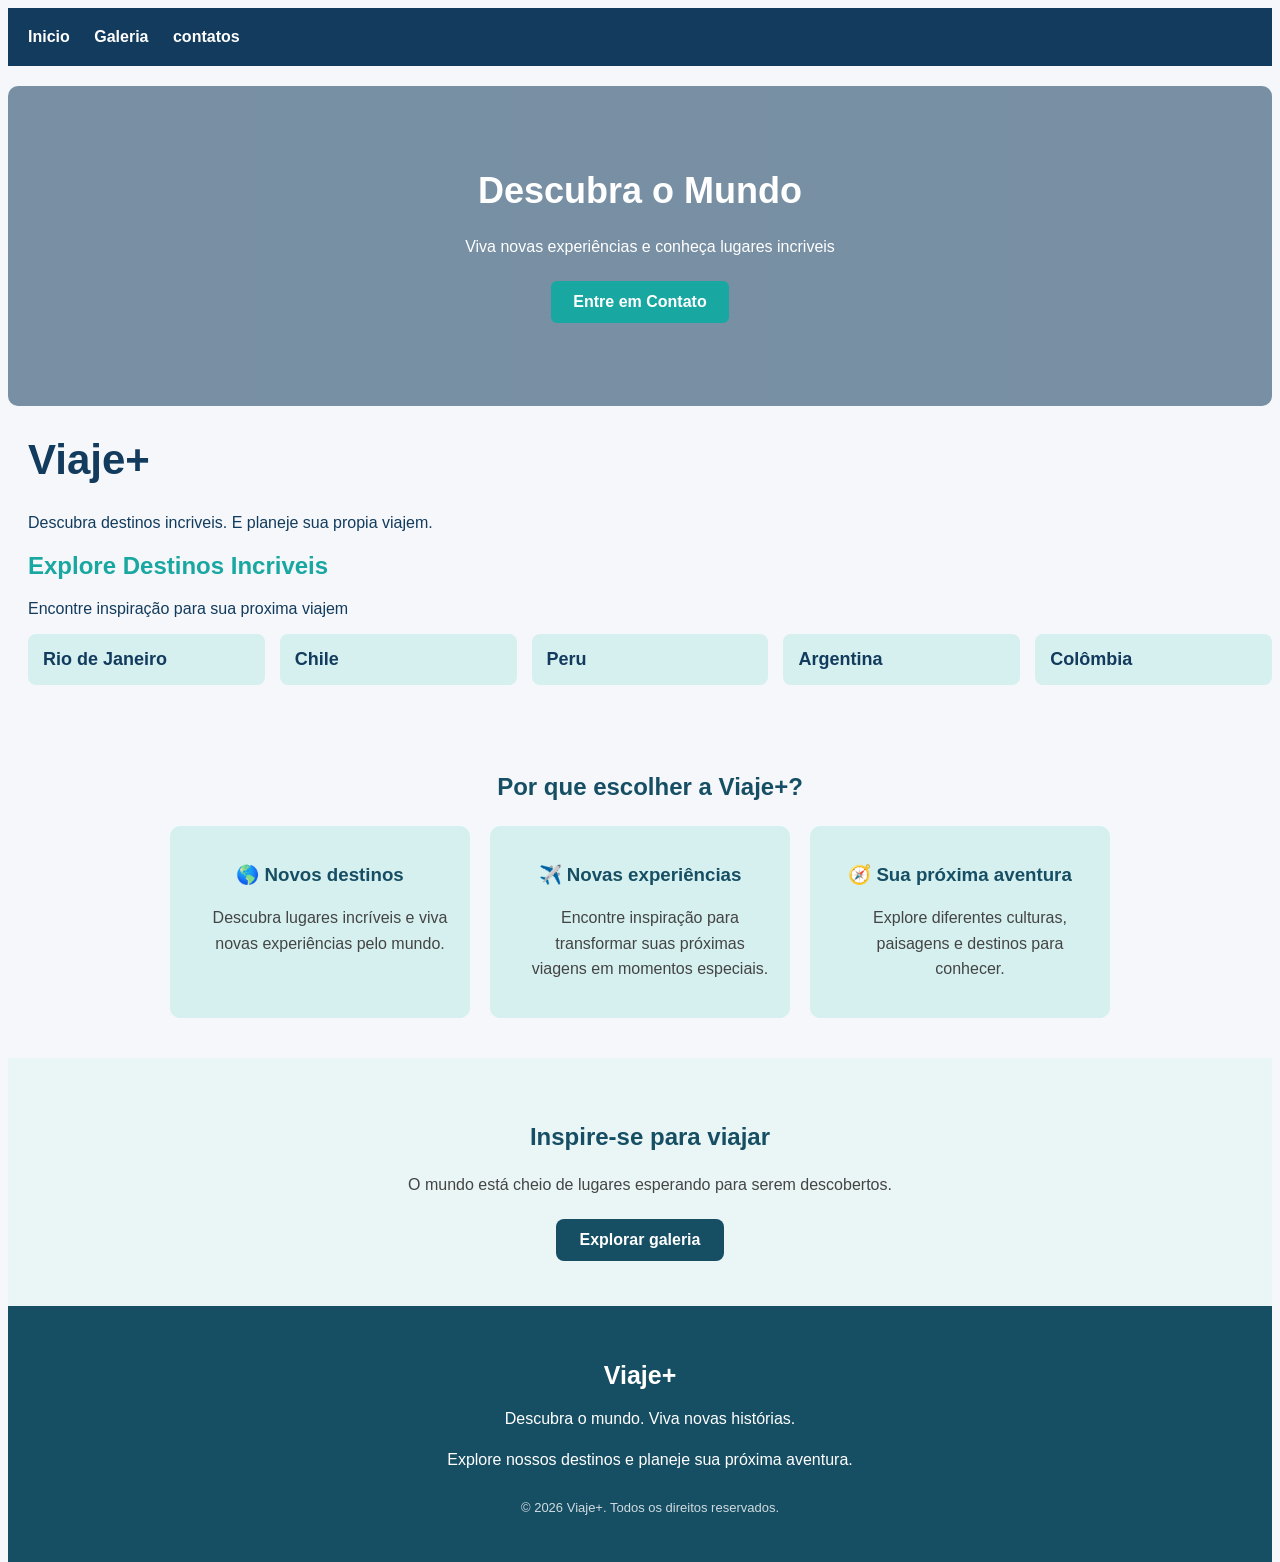
<file: index.html>
<!DOCTYPE html>
<html lang="pt-BR">
<head>
    <meta name="viewport" content="width=device-width, initial-scale=1.0">
    <link rel="stylesheet" href="style.css">
    <meta charset="UTF-8">
    <meta name="viewport" content="width=device-width, initial-scale=1.0">
    <title>Viaje+ | Descubra o Mundo</title>
</head>
<body>
    <nav>
        <a href="index.html">Inicio</a>
        <a href="Galeria.html">Galeria</a>
        <a href="contatos.html">contatos</a>
    </nav>
    <section class="banner">
        <h2>Descubra o Mundo</h2>

        <p>Viva novas experiências e conheça lugares incriveis</p>

        <a href="contatos.html" class="botao">
            Entre em Contato
        </a>
    </section>

    <h1>Viaje+</h1>
    
    <p> Descubra destinos incriveis. E planeje sua propia viajem.</p>

    <h2>Explore Destinos Incriveis</h2>

    <p>Encontre inspiração para sua proxima viajem</p>

    <ul>
        <li class="cartao-destino"><a href="https://visit.rio/">Rio de Janeiro</a></li>
        <li class="cartao-destino"><a href="https://chile.travel/">Chile</a></li>
        <li class="cartao-destino"><a href="https://www.Peru.travel/">Peru</a></li>
        <li class="cartao-destino"><a href="https://www.argentina.travel/">Argentina</a></li>
        <li class="cartao-destino"><a href="https://colombia.travel/">Colômbia</a></li>
    </ul>

<section class="porque-viaje">
    <h2>Por que escolher a Viaje+?</h2>

    <div class="vantagens">
        <div class="vantagem">
            <h3>🌎 Novos destinos</h3>
            <p>Descubra lugares incríveis e viva novas experiências pelo mundo.</p>
        </div>

        <div class="vantagem">
            <h3>✈️ Novas experiências</h3>
            <p>Encontre inspiração para transformar suas próximas viagens em momentos especiais.</p>
        </div>

        <div class="vantagem">
            <h3>🧭 Sua próxima aventura</h3>
            <p>Explore diferentes culturas, paisagens e destinos para conhecer.</p>
        </div>
    </div>
</section>

<section class="inspire-se">
    <h2>Inspire-se para viajar</h2>
    <p>O mundo está cheio de lugares esperando para serem descobertos.</p>
    <a href="Galeria.html" class="botao-galeria">Explorar galeria</a>
</section>

<footer class="rodape">
    <h3>Viaje+</h3>
    <p>Descubra o mundo. Viva novas histórias.</p>
    <p>Explore nossos destinos e planeje sua próxima aventura.</p>
    <p class="copyright">© 2026 Viaje+. Todos os direitos reservados.</p>
</footer>
    
       
</section> 



</body>
</html>
</file>
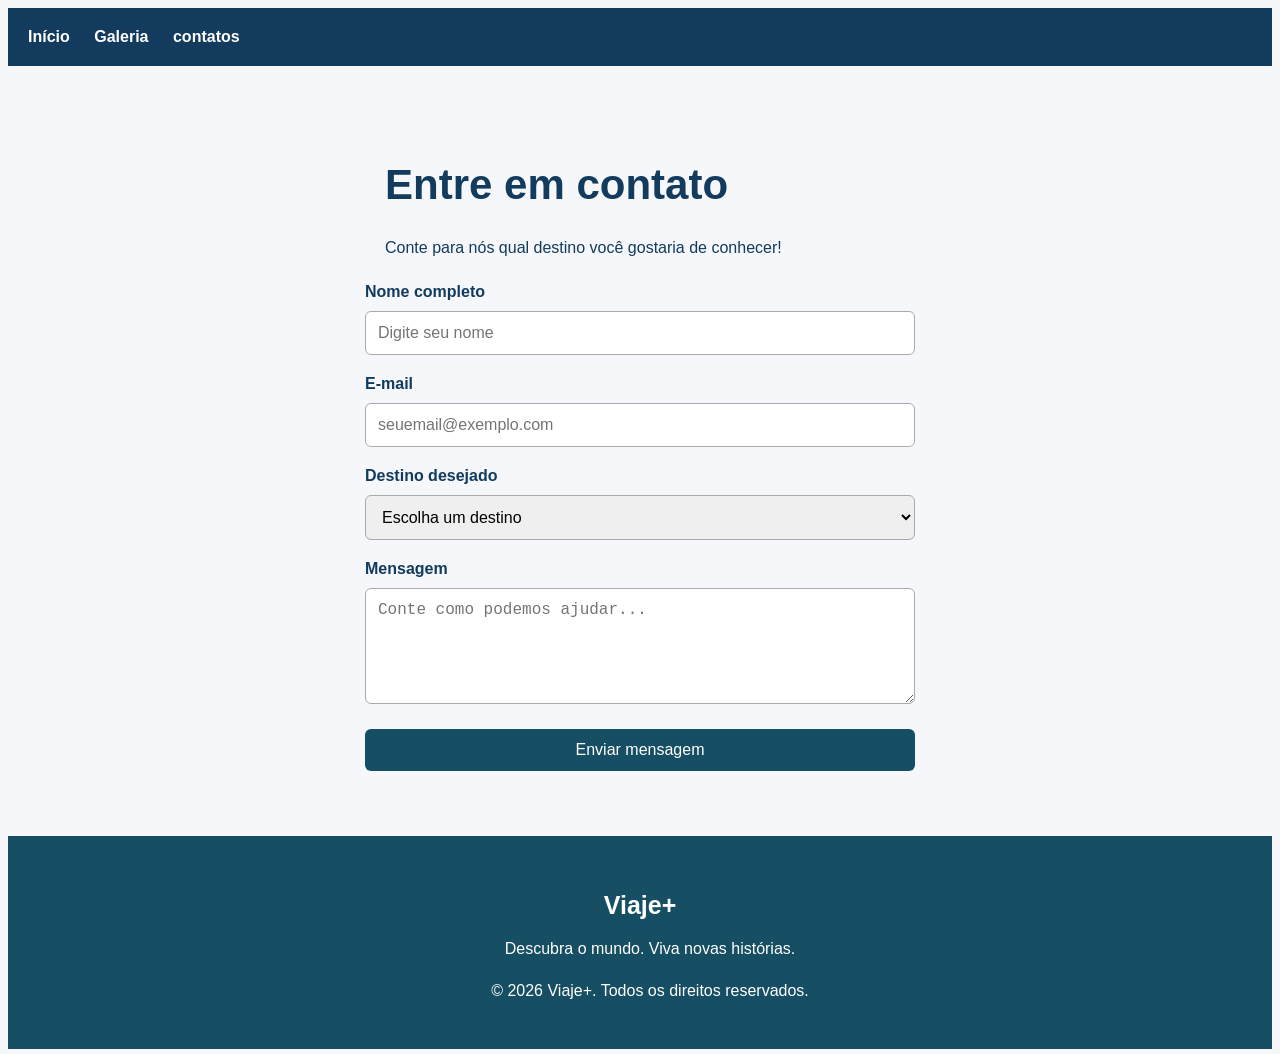
<file: contatos.html>
<!DOCTYPE html>
<html lang="pt-BR">
<head>
    <meta name="viewport" content="width=device-width, initial-scale=1.0">
    <meta charset="UTF-8">
    <meta name="viewport" content="width=device-width, initial-scale=1.0">
    <title>Contato | Viaje+</title>
    <link rel="stylesheet" href="style.css">
</head>
<body>

    <nav>
        <a href="index.html">Início</a>
        <a href="Galeria.html">Galeria</a>
        <a href="contatos.html">contatos</a>
    </nav>

    <main class="pagina-contato">
        <h1>Entre em contato</h1>
        <p>Conte para nós qual destino você gostaria de conhecer!</p>

        <form>
            <label for="nome">Nome completo</label>
            <input type="text" id="nome" name="nome"
                   placeholder="Digite seu nome" required>

            <label for="email">E-mail</label>
            <input type="email" id="email" name="email"
                   placeholder="seuemail@exemplo.com" required>

            <label for="destino">Destino desejado</label>
            <select id="destino" name="destino" required>
                <option value="">Escolha um destino</option>
                <option value="rio">Rio de Janeiro</option>
                <option value="chile">Chile</option>
                <option value="peru">Peru</option>
                <option value="argentina">Argentina</option>
                <option value="colombia">Colômbia</option>
                <option value="outro">Outro destino</option>
            </select>

            <label for="mensagem">Mensagem</label>
            <textarea id="mensagem" name="mensagem"
                      placeholder="Conte como podemos ajudar..."
                      rows="5" required></textarea>

            <button type="submit">Enviar mensagem</button>
        </form>
    </main>

    <footer class="rodape">
        <h3>Viaje+</h3>
        <p>Descubra o mundo. Viva novas histórias.</p>
        <p>© 2026 Viaje+. Todos os direitos reservados.</p>
    </footer>

</body>
</html>
</file>
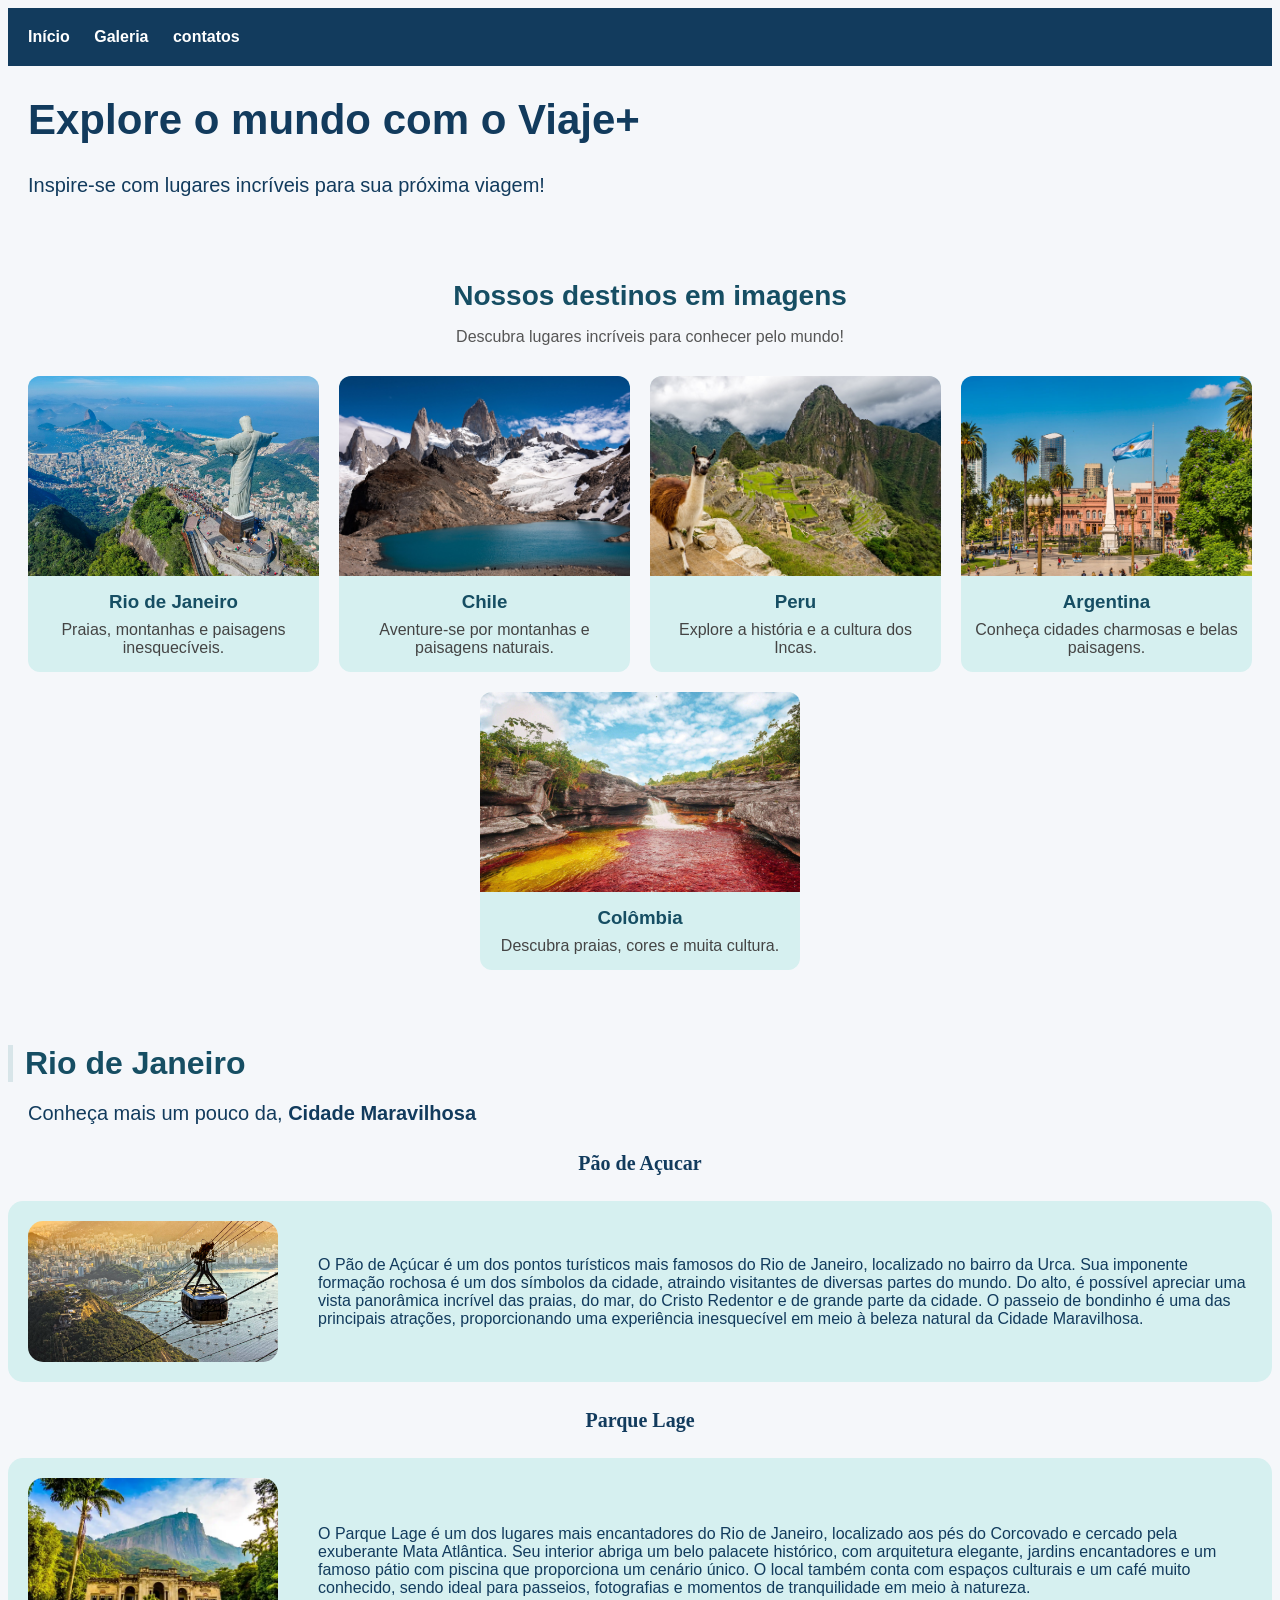
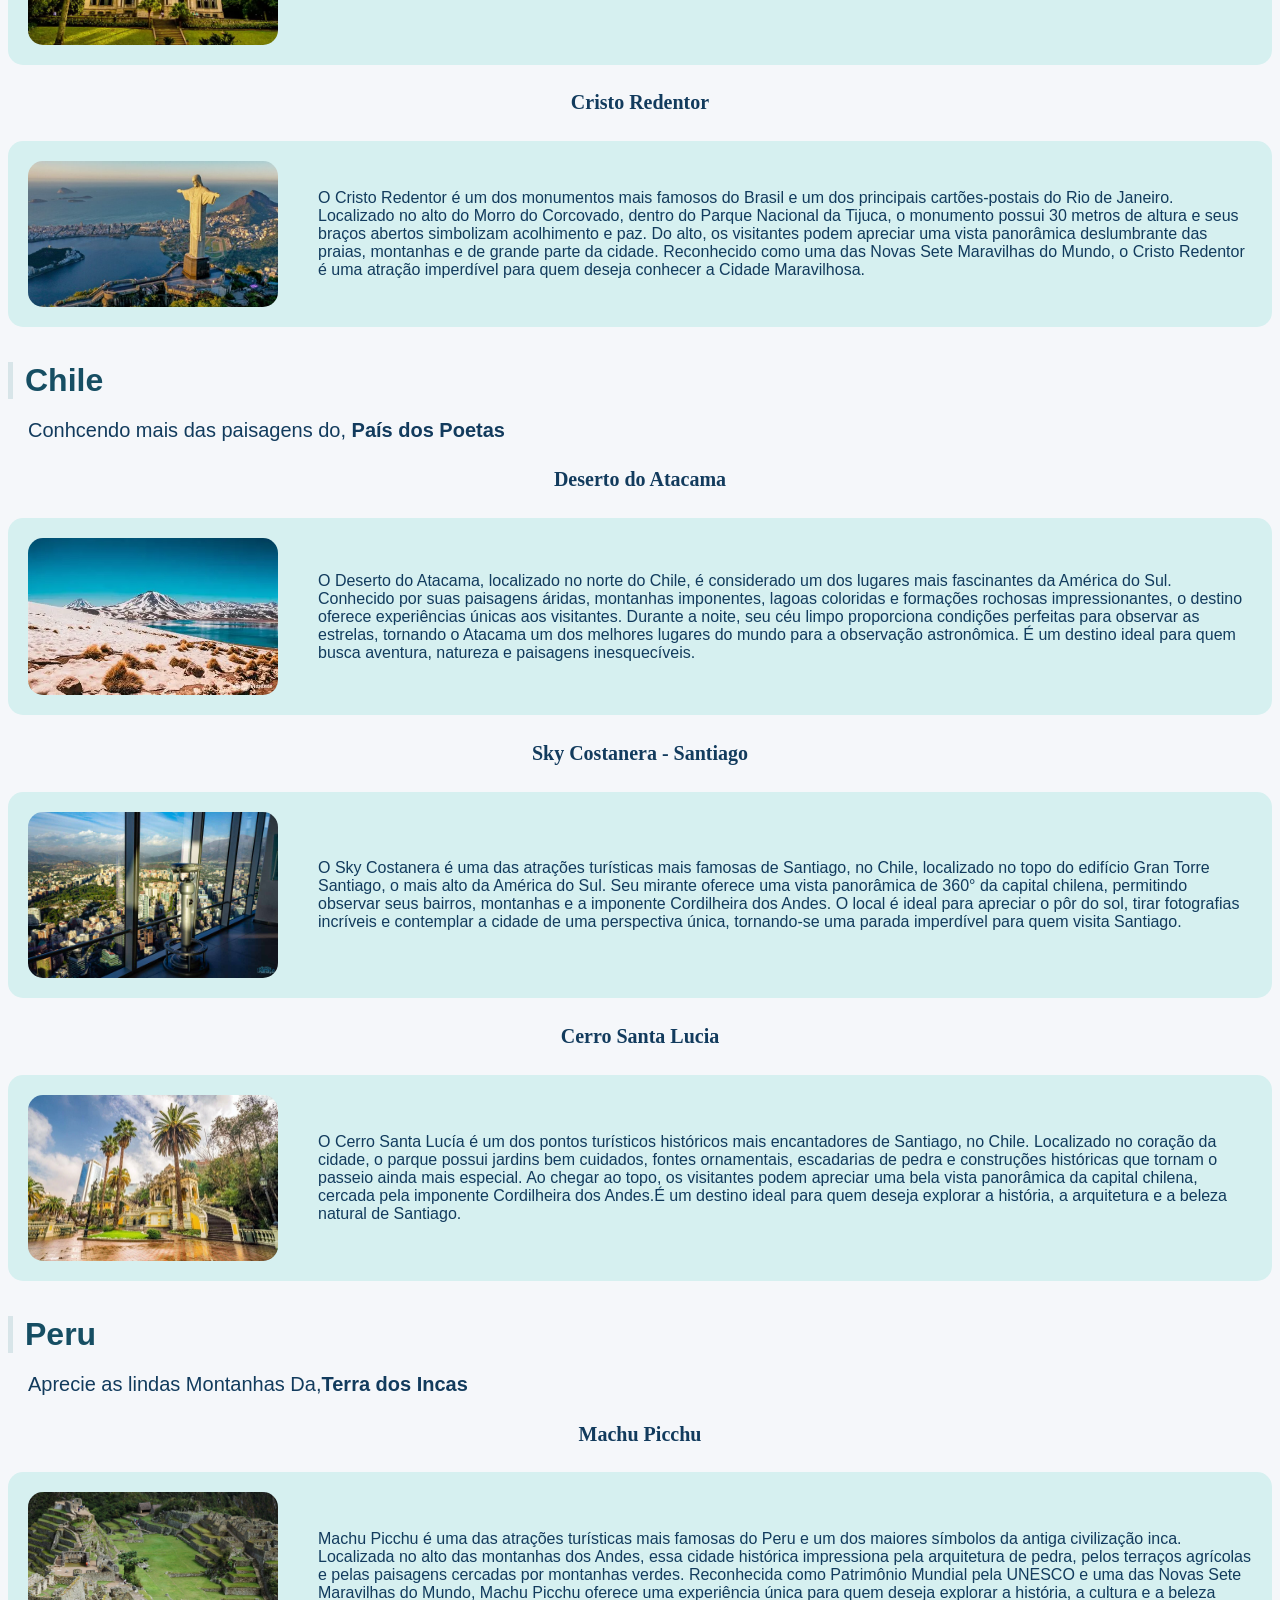
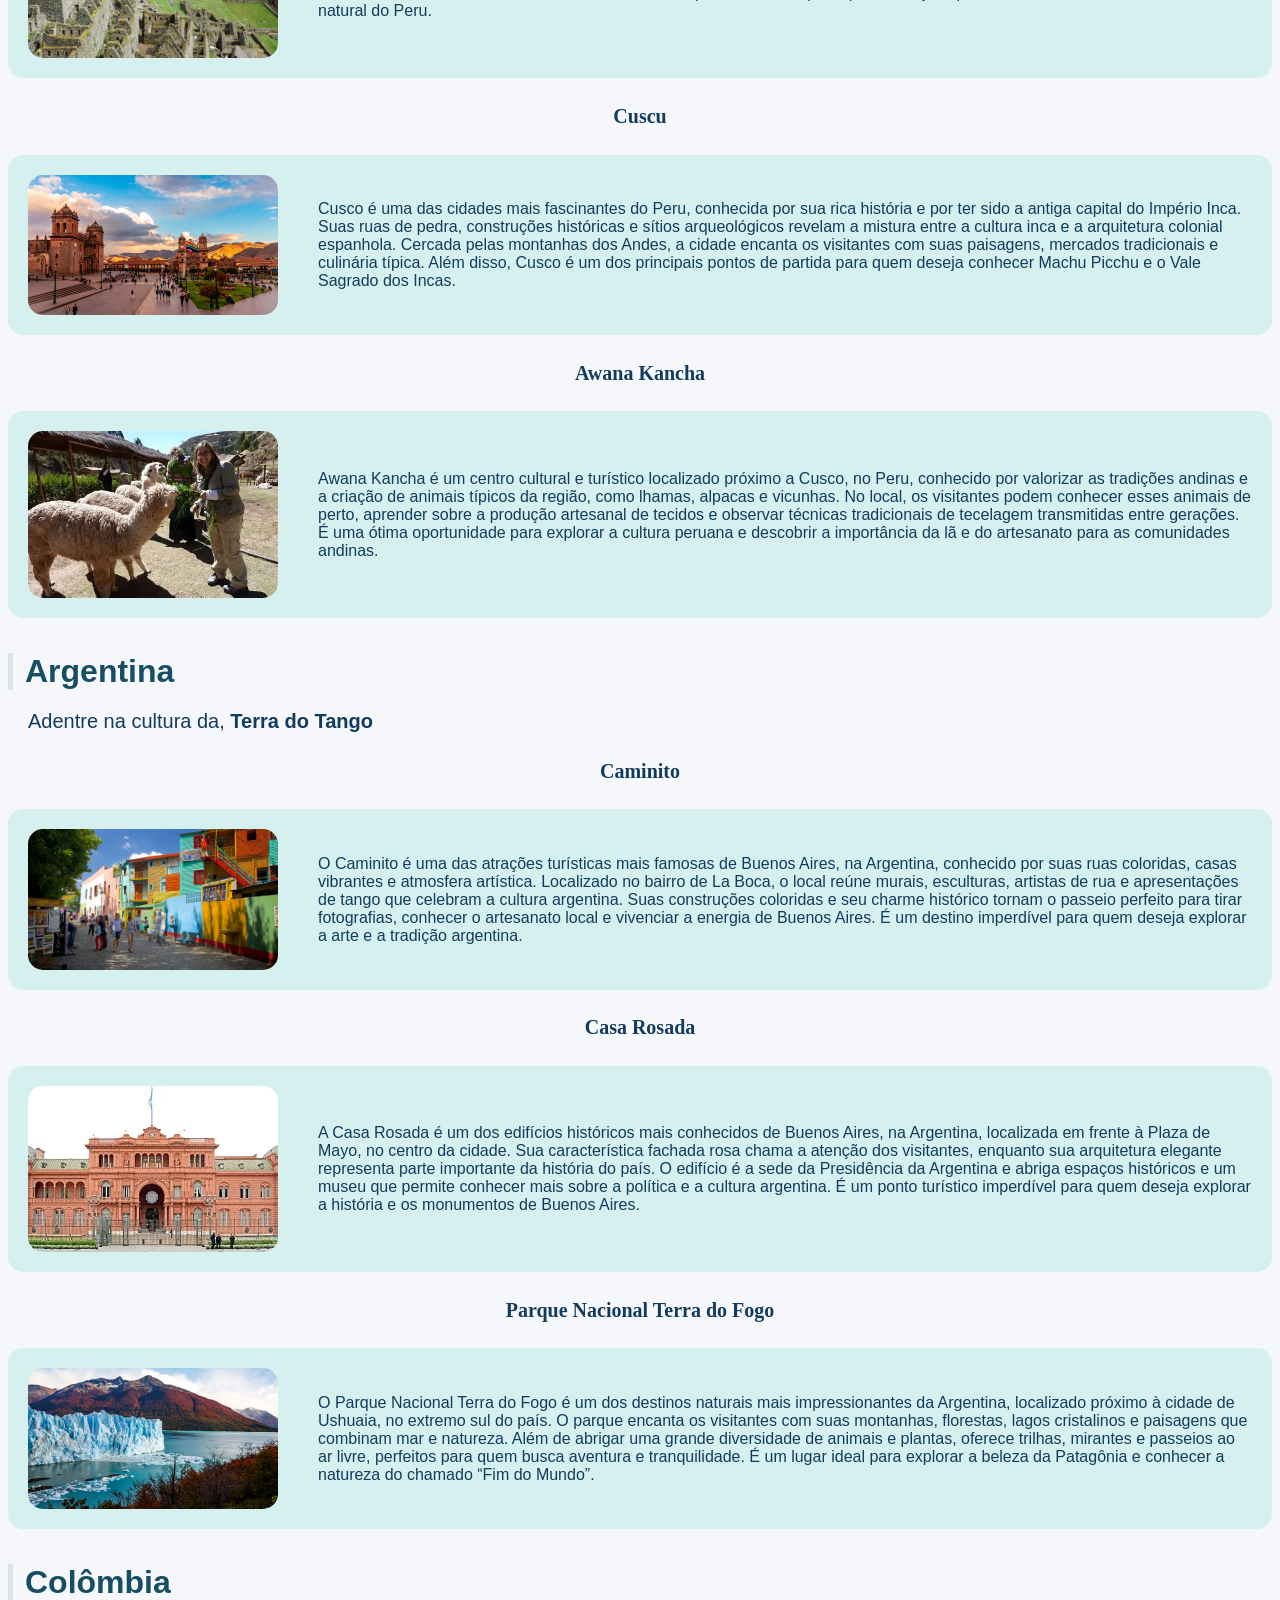
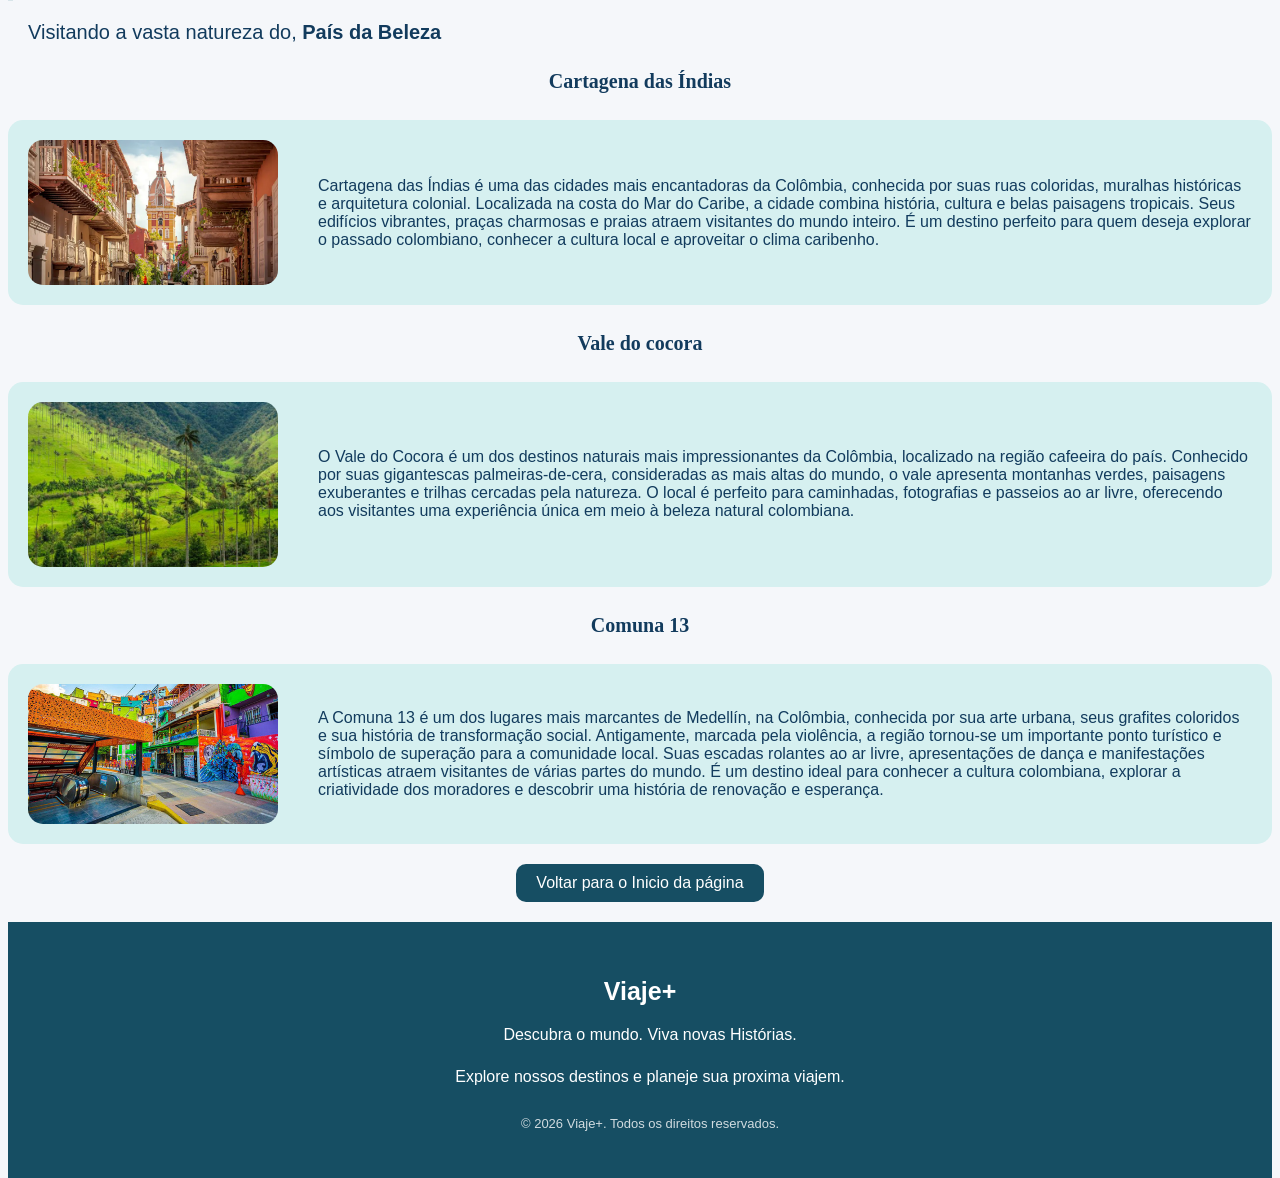
<file: Galeria.html>
<!DOCTYPE html>
<html lang="pt-BR">
<head>
    <meta name="viewport" content="width=device-width, initial-scale=1.0">
    <meta charset="UTF-8">
    <meta name="viewport" content="width=device-width, initial-scale=1.0">
    <title>Galeria | Viaje+</title>
    <link rel="stylesheet" href="style.css">
</head>
<body>

    <section class="Inicio" id="Inicio">

    <nav>
        <a href="index.html">Início</a>
        <a href="Galeria.html">Galeria</a>
        <a href="contatos.html">contatos</a>
    </nav>


    <header class="topo-galeria">
        <h1>Explore o mundo com o Viaje+</h1>
        <p class="frase">Inspire-se com lugares incríveis para sua próxima viagem!</p>
    </header>

    <section class="galeria" id="galeria">
    <h2>Nossos destinos em imagens</h2>
    <p>Descubra lugares incríveis para conhecer pelo mundo!</p>

    <div class="fotos-galeria">

        <div class="foto">
            <a href="#rio">
            <img src="imagens/rio.jpg" alt="Paisagem do Rio de Janeiro">
            </a>
            <h3>Rio de Janeiro</h3>
            <p>Praias, montanhas e paisagens inesquecíveis.</p>
        </div>

        <div class="foto">
            <a href="#chile">
            <img src="imagens/chile.jpg" alt="Montanhas do Chile">
            </a>
            <h3>Chile</h3>
            <p>Aventure-se por montanhas e paisagens naturais.</p>
        </div>

        <div class="foto">
            <a href="#peru">
            <img src="imagens/peru.jpg" alt="Machu Picchu no Peru">
            </a>
            <h3>Peru</h3>
            <p>Explore a história e a cultura dos Incas.</p>
        </div>

        <div class="foto">
            <a href="#argentina">
            <img src="imagens/argentina.jpg" alt="Paisagem da Argentina">
            </a>
            <h3>Argentina</h3>
            <p>Conheça cidades charmosas e belas paisagens.</p>
        </div>

        <div class="foto">
            <a href="#colombia">
            <img src="imagens/colombia.jpg" alt="Paisagem da Colômbia">
            </a>
            <h3>Colômbia</h3>
            <p>Descubra praias, cores e muita cultura.</p>
        </div>

        

    </div>

    </section>

    <section class="destino" id="rio">

<section class="RJ">
<h3>Rio de Janeiro</h3>

<p class="comeco">Conheça mais um pouco da, <strong>Cidade Maravilhosa</strong></p>


<h4 class="pao">Pão de Açucar</h4>

<div class="foto1">
    <img src="imagens/paodeaçucar.avif" alt="Cidade Maravilhosa">
    <p>O Pão de Açúcar é um dos pontos turísticos mais famosos do Rio de Janeiro, localizado no bairro da Urca. Sua imponente formação rochosa é um dos símbolos da cidade, atraindo visitantes de diversas partes do mundo. 
        Do alto, é possível apreciar uma vista panorâmica incrível das praias, do mar, do Cristo Redentor e de grande parte da cidade.
         O passeio de bondinho é uma das principais atrações, proporcionando uma experiência inesquecível em meio à beleza natural da Cidade Maravilhosa.</p>
</div>

<h4 class="Lage">Parque Lage</h4>

<div class="foto2">
    <img src="imagens/parquelage.webp" alt="Cidade Maravilhosa">
    <p>O Parque Lage é um dos lugares mais encantadores do Rio de Janeiro, localizado aos pés do Corcovado e cercado pela exuberante Mata Atlântica.
         Seu interior abriga um belo palacete histórico, com arquitetura elegante, jardins encantadores e um famoso pátio com piscina que proporciona um cenário único.
         O local também conta com espaços culturais e um café muito conhecido, sendo ideal para passeios, fotografias e momentos de tranquilidade em meio à natureza.</p>
</div>

<h4 class="Cristo">Cristo Redentor</h4>

<div class="foto3">
    <img src="imagens/cristo-redentor-1-700x408.jpeg" alt="Cidade Maravilhosa">
    <p>O Cristo Redentor é um dos monumentos mais famosos do Brasil e um dos principais cartões-postais do Rio de Janeiro. Localizado no alto do Morro do Corcovado, dentro do Parque Nacional da Tijuca, o monumento possui 30 metros de altura e seus braços abertos simbolizam acolhimento e paz.
         Do alto, os visitantes podem apreciar uma vista panorâmica deslumbrante das praias, montanhas e de grande parte da cidade.
         Reconhecido como uma das Novas Sete Maravilhas do Mundo, o Cristo Redentor é uma atração imperdível para quem deseja conhecer a Cidade Maravilhosa.</p>
</div>

</section>

    </section>

<section class="destino" id="chile">

    <section class="CL">
        <h3>Chile</h3>

        <p class="comecoCL">Conhcendo mais das paisagens do, <strong>País dos Poetas</strong></p>
   
        <h4 class="Atacama">Deserto do Atacama</h4>

        <div class="foto4">
            <img src="imagens/OIP.webp" alt="Pais dos Poetas">
            <p>O Deserto do Atacama, localizado no norte do Chile, é considerado um dos lugares mais fascinantes da América do Sul.
                 Conhecido por suas paisagens áridas, montanhas imponentes, lagoas coloridas e formações rochosas impressionantes, o destino oferece experiências únicas aos visitantes.
                 Durante a noite, seu céu limpo proporciona condições perfeitas para observar as estrelas, tornando o Atacama um dos melhores lugares do mundo para a observação astronômica. É um destino ideal para quem busca aventura, natureza e paisagens inesquecíveis.</p>
        </div>

    <h4 class="sky">Sky Costanera - Santiago </h4>
<div class="foto5">
<img src="imagens/sky-costanera-chile.jpg" alt="Pais dos Poetas">
<p>O Sky Costanera é uma das atrações turísticas mais famosas de Santiago, no Chile, localizado no topo do edifício Gran Torre Santiago, o mais alto da América do Sul.
     Seu mirante oferece uma vista panorâmica de 360° da capital chilena, permitindo observar seus bairros, montanhas e a imponente Cordilheira dos Andes. 
    O local é ideal para apreciar o pôr do sol, tirar fotografias incríveis e contemplar a cidade de uma perspectiva única, tornando-se uma parada imperdível para quem visita Santiago.</p>
</div>

<h4>Cerro Santa Lucia</h4>
<div class="foto6">
    <img src="imagens/Cerro-Santa-Lucia-Santiago-de-Chile.webp" alt="Pais dos Poetas">
    <p>O Cerro Santa Lucía é um dos pontos turísticos históricos mais encantadores de Santiago, no Chile. 
        Localizado no coração da cidade, o parque possui jardins bem cuidados, fontes ornamentais, escadarias de pedra e construções históricas que tornam o passeio ainda mais especial. 
        Ao chegar ao topo, os visitantes podem apreciar uma bela vista panorâmica da capital chilena, cercada pela imponente Cordilheira dos Andes.É um destino ideal para quem deseja explorar a história, a arquitetura e a beleza natural de Santiago.</p>
</div>

<section class="destino" id="peru">
    <section class="PE">

        <h3>Peru</h3>

        <p class="comecoPE">Aprecie as lindas Montanhas Da,<Strong>Terra dos Incas</Strong></p>

        <h4>Machu Picchu</h4>
        <div class="foto7">
            <img src="imagens/shutterstock_86724676-scaled.webp" alt="Terra dos Incas">
            <p>Machu Picchu é uma das atrações turísticas mais famosas do Peru e um dos maiores símbolos da antiga civilização inca.
                 Localizada no alto das montanhas dos Andes, essa cidade histórica impressiona pela arquitetura de pedra, pelos terraços agrícolas e pelas paisagens cercadas por montanhas verdes.
                 Reconhecida como Patrimônio Mundial pela UNESCO e uma das Novas Sete Maravilhas do Mundo, Machu Picchu oferece uma experiência única para quem deseja explorar a história, a cultura e a beleza natural do Peru.</p>
        </div>

<h4>Cuscu</h4>
<div class="foto8">
    <img src="imagens/cusco-magico.webp" alt="Terra dos Incas">
    <p>Cusco é uma das cidades mais fascinantes do Peru, conhecida por sua rica história e por ter sido a antiga capital do Império Inca. Suas ruas de pedra, construções históricas e sítios arqueológicos revelam a mistura entre a cultura inca e a arquitetura colonial espanhola. Cercada pelas montanhas dos Andes, a cidade encanta os visitantes com suas paisagens, mercados tradicionais e culinária típica. Além disso, Cusco é um dos principais pontos de partida para quem deseja conhecer Machu Picchu e o Vale Sagrado dos Incas.</p>
</div>

<h4>Awana Kancha</h4>
<div class="foto9">
    <img src="imagens/OIP (1).webp" alt="Terra dos Incas">
    <p>Awana Kancha é um centro cultural e turístico localizado próximo a Cusco, no Peru, conhecido por valorizar as tradições andinas e a criação de animais típicos da região, como lhamas, alpacas e vicunhas. No local, os visitantes podem conhecer esses animais de perto, aprender sobre a produção artesanal de tecidos e observar técnicas tradicionais de tecelagem transmitidas entre gerações. É uma ótima oportunidade para explorar a cultura peruana e descobrir a importância da lã e do artesanato para as comunidades andinas.</p>
</div>

    </section>
</section>

<section class="destino" id="argentina">

    <section class="AR">
        <h3>Argentina</h3>
        <p class="comecoAR">Adentre na cultura da, <strong>Terra do Tango</strong></p>

        <h4>Caminito</h4>
        <div class="foto10">
            <img src="imagens/187846-Caminito-Street-Museum.webp" alt="Terra do Tango">
            <p>O Caminito é uma das atrações turísticas mais famosas de Buenos Aires, na Argentina, conhecido por suas ruas coloridas, casas vibrantes e atmosfera artística. Localizado no bairro de La Boca, o local reúne murais, esculturas, artistas de rua e apresentações de tango que celebram a cultura argentina. Suas construções coloridas e seu charme histórico tornam o passeio perfeito para tirar fotografias, conhecer o artesanato local e vivenciar a energia de Buenos Aires. É um destino imperdível para quem deseja explorar a arte e a tradição argentina.</p>
        </div>

        <h4>Casa Rosada</h4>
        <div class="foto11">
            <img src="imagens/OIP (2).webp" alt="Terra do Tango">
            <p>A Casa Rosada é um dos edifícios históricos mais conhecidos de Buenos Aires, na Argentina, localizada em frente à Plaza de Mayo, no centro da cidade. Sua característica fachada rosa chama a atenção dos visitantes, enquanto sua arquitetura elegante representa parte importante da história do país. O edifício é a sede da Presidência da Argentina e abriga espaços históricos e um museu que permite conhecer mais sobre a política e a cultura argentina. É um ponto turístico imperdível para quem deseja explorar a história e os monumentos de Buenos Aires.</p>
        </div>

        <h4>Parque Nacional Terra do Fogo</h4>
        <div class="foto12">
            <img src="imagens/l-intro-1731437399.jpg" alt="Terra do Tango">
            <P>O Parque Nacional Terra do Fogo é um dos destinos naturais mais impressionantes da Argentina, localizado próximo à cidade de Ushuaia, no extremo sul do país. O parque encanta os visitantes com suas montanhas, florestas, lagos cristalinos e paisagens que combinam mar e natureza. Além de abrigar uma grande diversidade de animais e plantas, oferece trilhas, mirantes e passeios ao ar livre, perfeitos para quem busca aventura e tranquilidade. É um lugar ideal para explorar a beleza da Patagônia e conhecer a natureza do chamado “Fim do Mundo”.</P>
        </div>

    </section>
</section>

<section class="destino" id="colombia">
    <section class="CO">

        <h3>Colômbia</h3>
        <p class="comecoCO">Visitando a vasta natureza do, <Strong>País da Beleza</Strong></p>

        <h4>Cartagena das Índias</h4>
        <div class="foto13">
            <img src="imagens/centro-historico-cartagena-indias.webp" alt="Pais da beleza">
            <p>Cartagena das Índias é uma das cidades mais encantadoras da Colômbia, conhecida por suas ruas coloridas, muralhas históricas e arquitetura colonial. Localizada na costa do Mar do Caribe, a cidade combina história, cultura e belas paisagens tropicais. Seus edifícios vibrantes, praças charmosas e praias atraem visitantes do mundo inteiro. É um destino perfeito para quem deseja explorar o passado colombiano, conhecer a cultura local e aproveitar o clima caribenho.</p>
        </div>

        <h4>Vale do cocora</h4>
        <div class="foto14">
            <img src="imagens/istockphoto-1031646074-612x612.jpg" alt="Pais Da Beleza">
            <p>O Vale do Cocora é um dos destinos naturais mais impressionantes da Colômbia, localizado na região cafeeira do país. Conhecido por suas gigantescas palmeiras-de-cera, consideradas as mais altas do mundo, o vale apresenta montanhas verdes, paisagens exuberantes e trilhas cercadas pela natureza. O local é perfeito para caminhadas, fotografias e passeios ao ar livre, oferecendo aos visitantes uma experiência única em meio à beleza natural colombiana.</p>
        </div>

        <h4>Comuna 13</h4>
        <div class="foto15">
            <img src="imagens/TUYTDETVPNDGLIWIWILQH2TY6Q.jpg" alt="País da Beleza">
            <p>A Comuna 13 é um dos lugares mais marcantes de Medellín, na Colômbia, conhecida por sua arte urbana, seus grafites coloridos e sua história de transformação social. Antigamente, marcada pela violência, a região tornou-se um importante ponto turístico e símbolo de superação para a comunidade local. Suas escadas rolantes ao ar livre, apresentações de dança e manifestações artísticas atraem visitantes de várias partes do mundo. É um destino ideal para conhecer a cultura colombiana, explorar a criatividade dos moradores e descobrir uma história de renovação e esperança.</p>
        </div>
    
    </section>

</section>


    </section>
</section>

<a href="#Inicio" class="botao-Inicio">Voltar para o Inicio da página</a>
    </section>

    <footer class="rodape">
        <h3>Viaje+</h3>
        <p>Descubra o mundo. Viva novas Histórias.</p>
        <p>Explore nossos destinos e planeje sua proxima viajem.</p>
        <p class="copyright">© 2026 Viaje+. Todos os direitos

reservados.</p>

    </footer>


</body>
</html>
</file>
<file: style.css>
body{
    font-family: Arial, sans-serif;
    margin-bottom: 0;
    background-color: #f5f7fa;
    color: #123b5d;
}

nav{
    background-color: #123b5d;
    padding: 20px;
}

nav a {
    color: white;
    text-decoration: none;
    margin-right: 20px;
    font-weight: bold;
}

h1 {
    font-size: 42px;
    margin: 30px 20px;
}

h2, p, ul{
margin-left: 20px;
}

h2{
    color: #19a7a1;
}

li{
    margin-bottom: 10px;
}
a:hover{
color: #19a7a1;
}

ul a{
    color: #123b5d;
    text-decoration: none;
}

ul a:hover{
    color: #19a7a1
     }

     .banner {
    background-image:linear-gradient(
        rgba(18, 59, 93, 0.55),
        rgba(18, 59, 93, 0.55)
    ),
     url("https://images.unsplash.com/photo-1500375592092-40eb2168fd21?auto=format&fit=crop&w=1200&q=80");

    background-size: cover;
    background-position: center;
    background-repeat: no-repeat;

    min-height: 320px;
    padding: 70px 20px;
    margin-top: 20px;
    border-radius: 10px;

    display: flex;
    flex-direction: column;
    justify-content: center;
    align-items: center;

    text-align: center;
    color: white;
}

.banner h2 {
    color: white;
    font-size: 36px;
    margin: 0 0 10px;
}

.banner p {
    color: white;
    margin-bottom: 25px;
}

.botao {
    display: inline-block;
    background-color: #19a7a1;
    color: white;
    padding: 12px 22px;
    border-radius: 6px;
    text-decoration: none;
    font-weight: bold;
}

.botao:hover {
    background-color: #12817d;
}

.cartao-destino{
    background-color: #d6f0f0;
    padding:15px;
    border-radius:8px;
    margin-bottom:12px;
    flex: 1 1 200px;
    font-size: 18px;
    font-weight: bold;
}

ul{
    list-style: none;
    padding-left: 0;
    display: flex;
    gap: 15px;
}

.cartao-destino:hover{
    background-color: #d6f0f0;
    transform: translateY(-5px);
    filter: brightness(0.8);
}


.galeria {
    padding: 40px 20px;
    text-align: center;
}

.galeria h2 {
    color: #164E63;
    font-size: 28px;
    margin-bottom: 10px;
}

.galeria > p {
    color: #555;
    margin-bottom: 30px;
}


.fotos-galeria {
    display: flex;
    flex-wrap: wrap;
    justify-content: center;
    gap: 20px;
}


.foto {
    background-color: #D6F0F0;
    border-radius: 12px;
    overflow: hidden;
    flex: 1 1 250px;
    max-width: 320px;
    transition: transform 0.3s, box-shadow 0.3s;
}


.foto img {
    width: 100%;
    height: 200px;
    object-fit: cover;
    display: block;
}

.foto h3 {
    color: #164E63;
    margin: 15px 10px 8px;
}

.foto p {
    color: #444;
    padding: 0 12px 15px;
    margin: 0;
}

.foto:hover {
    transform: translateY(-5px);
    box-shadow: 0 8px 18px rgba(0, 0, 0, 0.18);
}

html {
    scroll-behavior: smooth;
}


@media (max-width: 600px) {
    .galeria {
        padding: 30px 12px;
    }

    .foto {
        flex-basis: 100%;
    }
}

.porque-viaje {
    padding: 40px 20px;
    text-align: center;
}

.porque-viaje h2,
.inspire-se h2 {
    color: #164E63;
    margin-bottom: 25px;
}

.vantagens {
    display: flex;
    flex-wrap: wrap;
    justify-content: center;
    gap: 20px;
}

.vantagem {
    background-color: #D6F0F0;
    padding: 20px;
    border-radius: 10px;
    flex: 1 1 200px;
    max-width: 300px;
}

.vantagem h3 {
    color: #164E63;
}

.vantagem p {
    color: #444;
    line-height: 1.6;
}

.inspire-se {
    background-color: #EAF6F6;
    padding: 45px 20px;
    text-align: center;
}

.inspire-se p {
    color: #444;
    margin-bottom: 25px;
}

.botao-galeria {
    display: inline-block;
    background-color: #164E63;
    color: white;
    padding: 12px 24px;
    border-radius: 8px;
    text-decoration: none;
    font-weight: bold;
    transition: background-color 0.3s;
}

.botao-galeria:hover {
    background-color: #247A83;
}


.rodape {
    background-color: #164E63;
    color: white;
    text-align: center;
    padding: 30px 20px;
}

.rodape h3 {
    font-size: 25px;
    margin-bottom: 10px;
}

.rodape p {
    line-height: 1.6;
}

.copyright {
    margin-top: 25px;
    font-size: 13px;
    opacity: 0.8;
}

.pagina-contato {
    max-width: 600px;
    margin: 40px auto;
    padding: 25px;
}

.pagina-contato form {
    display: flex;
    flex-direction: column;
    gap: 10px;
}

.pagina-contato label {
    font-weight: bold;
    margin-top: 10px;
}

.pagina-contato input,
.pagina-contato select,
.pagina-contato textarea {
    width: 100%;
    padding: 12px;
    border: 1px solid #aaa;
    border-radius: 6px;
    font-size: 16px;
    box-sizing: border-box;
}

.pagina-contato button {
    background-color: #164E63;
    color: white;
    padding: 12px;
    border: none;
    border-radius: 6px;
    font-size: 16px;
    cursor: pointer;
    margin-top: 15px;
}

.pagina-contato button:hover {
    background-color: #247A83;
}

.pagina-galeria footer{
    margin-bottom: 60px;
}
.foto1 img{
    width : 250px;
    height: auto;
    display: block;
    border-radius: 15px;
}

.foto1{
    display: flex;
    align-items: center;
    gap: 20px;
}

.foto1 p{
    flex: 1;
}

.foto1{
    background-color: #D6F0F0;
    padding: 20px;
    border-radius: 15px;
    margin: 20px 0;
}

.RJ h3{
    font-size: xx-large;
     margin-top: 35px;
    margin-bottom: 20px;
    color: #164E63;
    border-left: 5px solid #247A8324;
    padding-left: 12px;
}

.comeco{
    font-size: 20px;
}

html{
    scroll-behavior: smooth;
}

.foto2 img{
 width : 250px;
    height: auto;
    display: block;
    border-radius: 15px;
}

.foto2{
     display: flex;
    align-items: center;
    gap: 20px;
}

.foto2 p{
    flex: 1;
}

.foto2{
  background-color: #D6F0F0;
    padding: 20px;
    border-radius: 15px;
    margin: 20px 0;   
}
.Lage{
font-size: 20px;
font-family: Cambria, Cochin, Georgia, Times, 'Times New Roman', serif;
text-align: center;
}
.pao{
    font-size: 20px;
font-family: Cambria, Cochin, Georgia, Times, 'Times New Roman', serif;
text-align: center;
}

.foto3 img{
width : 250px;
    height: auto;
    display: block;
    border-radius: 15px;
}

.foto3{
  display: flex;
    align-items: center;
    gap: 20px;  
}

.foto3 p{
    flex: 1;
}

.foto3{
     background-color: #D6F0F0;
    padding: 20px;
    border-radius: 15px;
    margin: 20px 0; 
}
.Cristo{
    font-size: 20px;
font-family: Cambria, Cochin, Georgia, Times, 'Times New Roman', serif;
text-align: center; 
}

.CL h3{
    font-size: xx-large;
     margin-top: 35px;
    margin-bottom: 20px;
    color: #164E63;
    border-left: 5px solid #247A8324;
    padding-left: 12px;
}
.comecoCL{
    font-size: 20px;
}
.CL h4{
     font-size: 20px;
font-family: Cambria, Cochin, Georgia, Times, 'Times New Roman', serif;
text-align: center; 
}

.foto4 img{
width : 250px;
    height: auto;
    display: block;
    border-radius: 15px;
}
.foto4{
display: flex;
    align-items: center;
    gap: 20px;
}

.foto4 p{
    flex: 1;
}

.foto4{
    background-color: #D6F0F0;
    padding: 20px;
    border-radius: 15px;
    margin: 20px 0; 
}
html{
    scroll-behavior: smooth;
}

.foto5 img{
    width : 250px;
    height: auto;
    display: block;
    border-radius: 15px;
}

.foto5{
    display: flex;
    align-items: center;
    gap: 20px;
}

.foto5 p {
flex: 1;
}

.foto5{
     background-color: #D6F0F0;
    padding: 20px;
    border-radius: 15px;
    margin: 20px 0;
}

.foto6 img{
    width : 250px;
    height: auto;
    display: block;
    border-radius: 15px;
}

.foto6{
  display: flex;
    align-items: center;
    gap: 20px;  
}

.foto6 p {
    flex: 1;
}

.foto6{
     background-color: #D6F0F0;
    padding: 20px;
    border-radius: 15px;
    margin: 20px 0;
}

.PE h3{
    font-size: xx-large;
     margin-top: 35px;
    margin-bottom: 20px;
    color: #164E63;
    border-left: 5px solid #247A8324;
    padding-left: 12px;
}
.comecoPE{
    font-size: 20px;
}
.PE h4{
     font-size: 20px;
font-family: Cambria, Cochin, Georgia, Times, 'Times New Roman', serif;
text-align: center;
}

.foto7 img{
     width : 250px;
    height: auto;
    display: block;
    border-radius: 15px;
}

.foto7{
     display: flex;
    align-items: center;
    gap: 20px;  
}

.foto7 p{
    flex: 1;
}

.foto7{
     background-color: #D6F0F0;
    padding: 20px;
    border-radius: 15px;
    margin: 20px 0; 
}

.foto8 img{
  width : 250px;
    height: auto;
    display: block;
    border-radius: 15px;
}

.foto8{
     display: flex;
    align-items: center;
    gap: 20px;  
}

.foto8 p{
    flex: 1;
}

.foto8{
    background-color: #D6F0F0;
    padding: 20px;
    border-radius: 15px;
    margin: 20px 0;
}

.foto9 img{
    width : 250px;
    height: auto;
    display: block;
    border-radius: 15px;
}

.foto9{
    display: flex;
    align-items: center;
    gap: 20px; 
}

.foto9 p{
    flex: 1;
}

.foto9{
    background-color: #D6F0F0;
    padding: 20px;
    border-radius: 15px;
    margin: 20px 0;
}

.AR h3{
    font-size: xx-large;
     margin-top: 35px;
    margin-bottom: 20px;
    color: #164E63;
    border-left: 5px solid #247A8324;
    padding-left: 12px;
}
.AR h4{
    font-size: 20px;
font-family: Cambria, Cochin, Georgia, Times, 'Times New Roman', serif;
text-align: center;
}
.comecoAR{
    font-size: 20px;
}

.foto10 img{
     width : 250px;
    height: auto;
    display: block;
    border-radius: 15px;
 }
.foto10{
 display: flex;
    align-items: center;
    gap: 20px;  
}

.foto10 p{
    flex: 1;
}

.foto10{
     background-color: #D6F0F0;
    padding: 20px;
    border-radius: 15px;
    margin: 20px 0;
}

.foto11 img{
 width : 250px;
    height: auto;
    display: block;
    border-radius: 15px;
}

.foto11{
     display: flex;
    align-items: center;
    gap: 20px;  
}

.foto11 p{
  flex: 1;
 }

 .foto11{
     background-color: #D6F0F0;
    padding: 20px;
    border-radius: 15px;
    margin: 20px 0;
 }

 .foto12 img{
   width : 250px;
    height: auto;
    display: block;
    border-radius: 15px; 
 }

 .foto12{
    display: flex;
    align-items: center;
    gap: 20px;
 }

 .foto12 p{
    flex: 1;
 }

 .foto12{
    background-color: #D6F0F0;
    padding: 20px;
    border-radius: 15px;
    margin: 20px 0;
 }

 .CO h3{
    font-size: xx-large;
    margin-top: 35px;
    margin-bottom: 20px;
    color: #164E63;
    border-left: 5px solid #247A8324;
    padding-left: 12px;
 }
 .CO h4{
     font-size: 20px;
font-family: Cambria, Cochin, Georgia, Times, 'Times New Roman', serif;
text-align: center;
 }
 .comecoCO{
    font-size: 20px;
 }

 .foto13 img{
   width : 250px;
    height: auto;
    display: block;
    border-radius: 15px; 
 }

 .foto13{
display: flex;
    align-items: center;
    gap: 20px; 
 }

 .foto13 p{
flex: 1;
 }

 .foto13{
     background-color: #D6F0F0;
    padding: 20px;
    border-radius: 15px;
    margin: 20px 0;
 }
 html{
    scroll-behavior: smooth; 
 }

 .foto14 img{
    width : 250px;
    height: auto;
    display: block;
    border-radius: 15px;
 }

 .foto14{
  display: flex;
    align-items: center;
    gap: 20px;   
 }

 .foto14 p{
    flex: 1;
 }

 .foto14{
    background-color: #D6F0F0;
    padding: 20px;
    border-radius: 15px;
    margin: 20px 0;
 }

 .foto15 img{
    width: 250px;
    height: auto;
    display: block;
    border-radius: 15px;
 }

 .foto15{
    display: flex;
    align-items: center;
    gap: 20px;
 }

 .foto15 p{
    flex: 1;
 }

 .foto15{
    background-color: #D6F0F0;
    padding: 20px;
    border-radius: 15px;
    margin: 20px 0;
 }

 .frase{
    font-size: 20px;
 }

.botao-Inicio {
    display: block;
    width: fit-content;
    margin: 20px auto;
    padding: 10px 20px;
    background-color: #164E63;
    color: white;
    text-decoration: none;
    border-radius: 10px;
    text-align: center;
}

* {
  box-sizing: border-box;
  }

img {
max-width: 100%;
height: auto;
}

@media (max-width: 600px) {
nav {
display: flex;
flex-wrap: wrap;
justify-content: center;
gap: 12px;
}

nav a {
    font-size: 14px;
}

main {
    padding: 12px;
}

}
</file>
